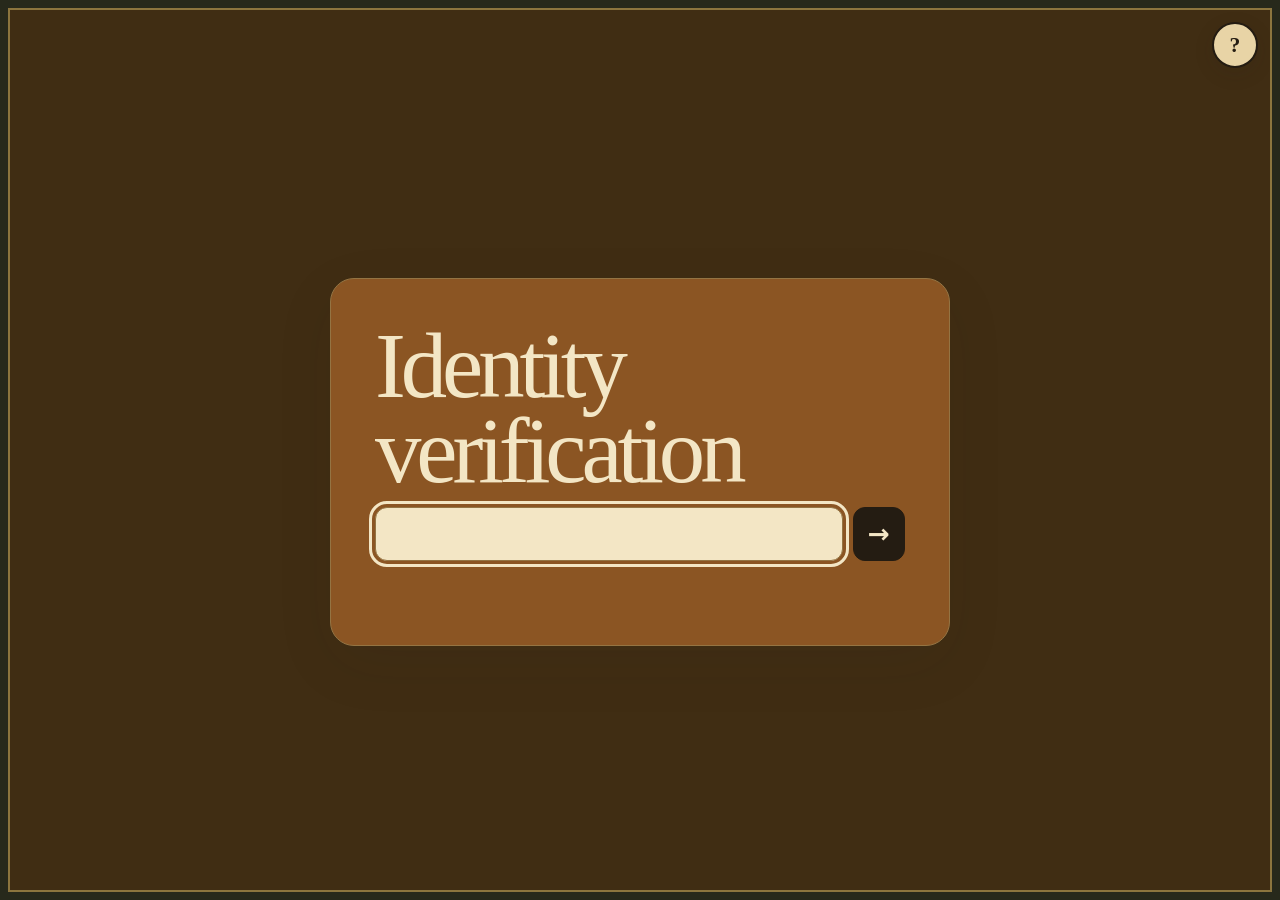
<file: index.html>
<!doctype html>
<html lang="en">
  <head>
    <meta charset="UTF-8" />
    <meta name="viewport" content="width=device-width, initial-scale=1.0" />
    <meta
      name="description"
      content="A browser-based puzzle hunt with locally saved progress."
    />
    <title>Puzzle 26</title>
    <link rel="icon" type="image/png" href="assets/donkey-common.png" />
    <link rel="stylesheet" href="styles.css" />
    <link rel="stylesheet" href="egg-machine.css" />
    <link rel="stylesheet" href="cards.css" />
    <script src="grader-config.js" defer></script>
    <script src="grading.js" defer></script>
    <script src="egg-machine.js" defer></script>
    <script src="cards-data.js" defer></script>
    <script src="cards.js" defer></script>
    <script src="phyrexian-encoding.js" defer></script>
    <script src="phyrexian-transformations.js" defer></script>
    <script src="app.js" defer></script>
  </head>
  <body>
    <svg class="phyrexian-filter-definitions" aria-hidden="true" xmlns="http://www.w3.org/2000/svg">
      <defs>
        <filter id="phyrexian-rough-edge" x="-4%" y="-20%" width="108%" height="140%" color-interpolation-filters="sRGB">
          <feTurbulence type="fractalNoise" baseFrequency="0.065 0.32" numOctaves="2" seed="13" result="grain" />
          <feDisplacementMap in="SourceGraphic" in2="grain" scale="0.7" xChannelSelector="R" yChannelSelector="G" />
        </filter>
      </defs>
    </svg>
    <main id="app" class="app-shell" aria-live="polite"></main>

    <button
      id="help-button"
      class="help-button"
      type="button"
      aria-label="Open instructions"
      aria-haspopup="dialog"
    >
      ?
    </button>

    <dialog id="help-dialog" class="help-dialog" aria-labelledby="help-title">
      <section class="help-card">
        <button
          id="help-close"
          class="modal-close"
          type="button"
          aria-label="Close instructions"
        >
          ×
        </button>
        <p class="eyebrow">HELP</p>
        <h2 id="help-title">Guidelines</h2>
        <p>
          You do not need to inspect page source, and in fact will probably find something you’re not supposed to if you do.
        </p>
        <p>
          Do not use gen ai, including Google AI Overview. Puzzles were not verified to be frontier-model-hard. They were also not verified to be Gemini/Opus/Muse/Grok-hard
        </p>

        <div class="testing-tools">
          <button id="clear-state" class="danger-button" type="button">
            Clear local progress
          </button>
        </div>
      </section>
    </dialog>
  </body>
</html>
</file>
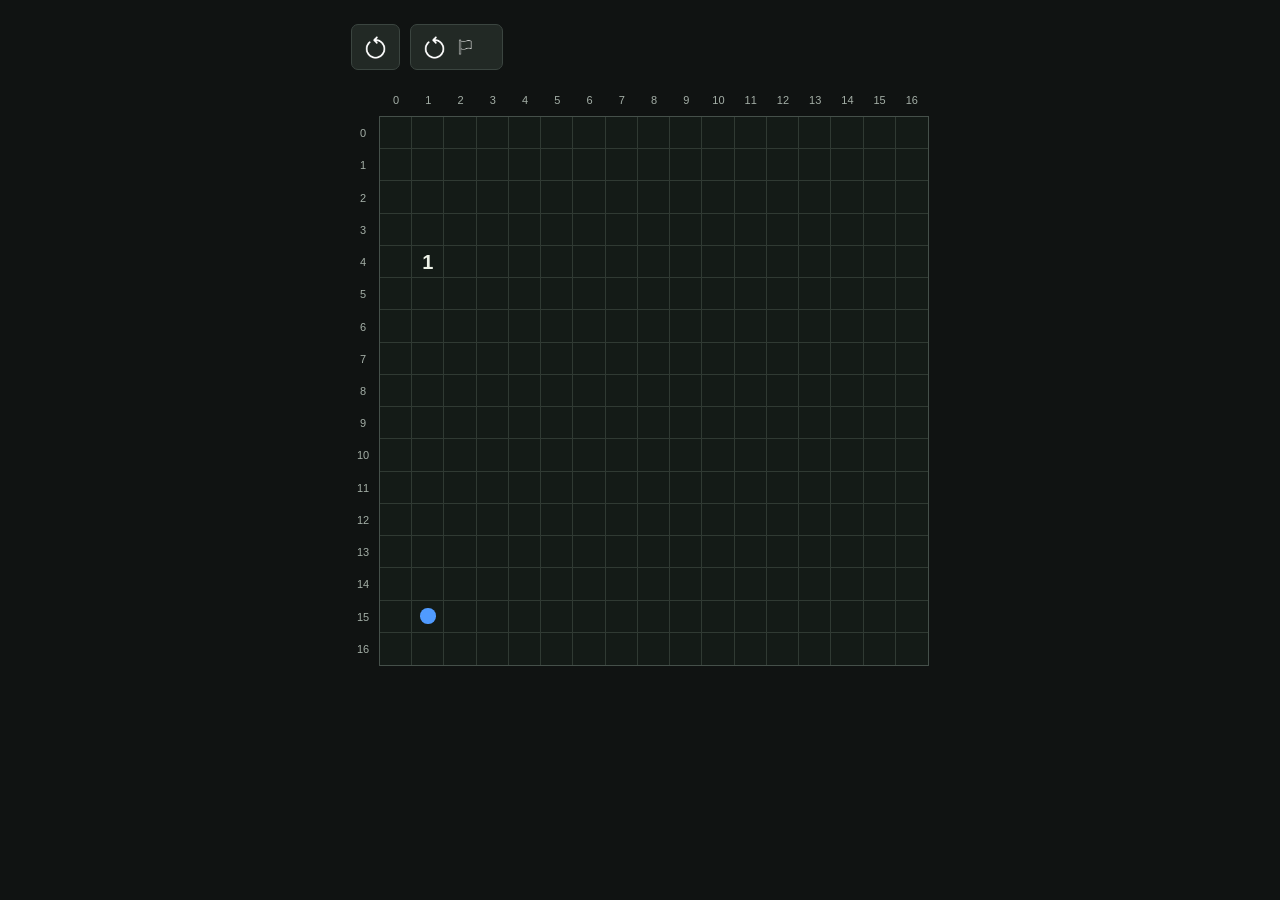
<file: games/nim/index.html>
<!doctype html>
<html lang="en" data-hazards="hidden">
<head>
  <meta charset="utf-8">
  <meta name="viewport" content="width=device-width, initial-scale=1">
  <meta name="color-scheme" content="dark">
  <title>Jack be Nimble</title>
  <link rel="stylesheet" href="styles.css">
  <script defer src="game.js"></script>
</head>
<body>
  <main aria-label="Checkpoint grid game">
    <div class="controls">
      <button id="restart" type="button" aria-label="Restart from the beginning" title="Restart">
        <img class="restart-icon" src="assets/restart.png" alt="">
      </button>
      <button id="restart-checkpoint" type="button" aria-label="Restart from checkpoint; no checkpoint reached yet" title="Restart from checkpoint">
        <img class="restart-icon" src="assets/restart.png" alt="">
        <img class="flag-icon" src="assets/flag.png" alt="">
        <span id="checkpoint-number" aria-hidden="true"></span>
      </button>
      <span id="completion-mark" role="img" aria-label="All checkpoints completed" hidden>
        <svg viewBox="0 0 24 24" aria-hidden="true"><path d="m5 12 4 4L19 6"/></svg>
      </span>
    </div>
    <div class="numbered-grid">
      <div id="x-coordinates" class="coordinates" role="img" aria-label="Column coordinates: x increases from 0 to 16, left to right."></div>
      <div id="y-coordinates" class="coordinates" role="img" aria-label="Row coordinates: y increases from 0 to 16, top to bottom."></div>
      <div class="stage">
        <div id="board" tabindex="0" role="img" aria-label="17 by 17 grid. Use arrow keys to reach checkpoint 1."></div>
        <div id="death-overlay" class="overlay" hidden>
          <p role="alert">You have died</p>
        </div>
      </div>
    </div>
    <p id="status" class="sr-only" role="status" aria-live="polite"></p>
  </main>
</body>
</html>
</file>
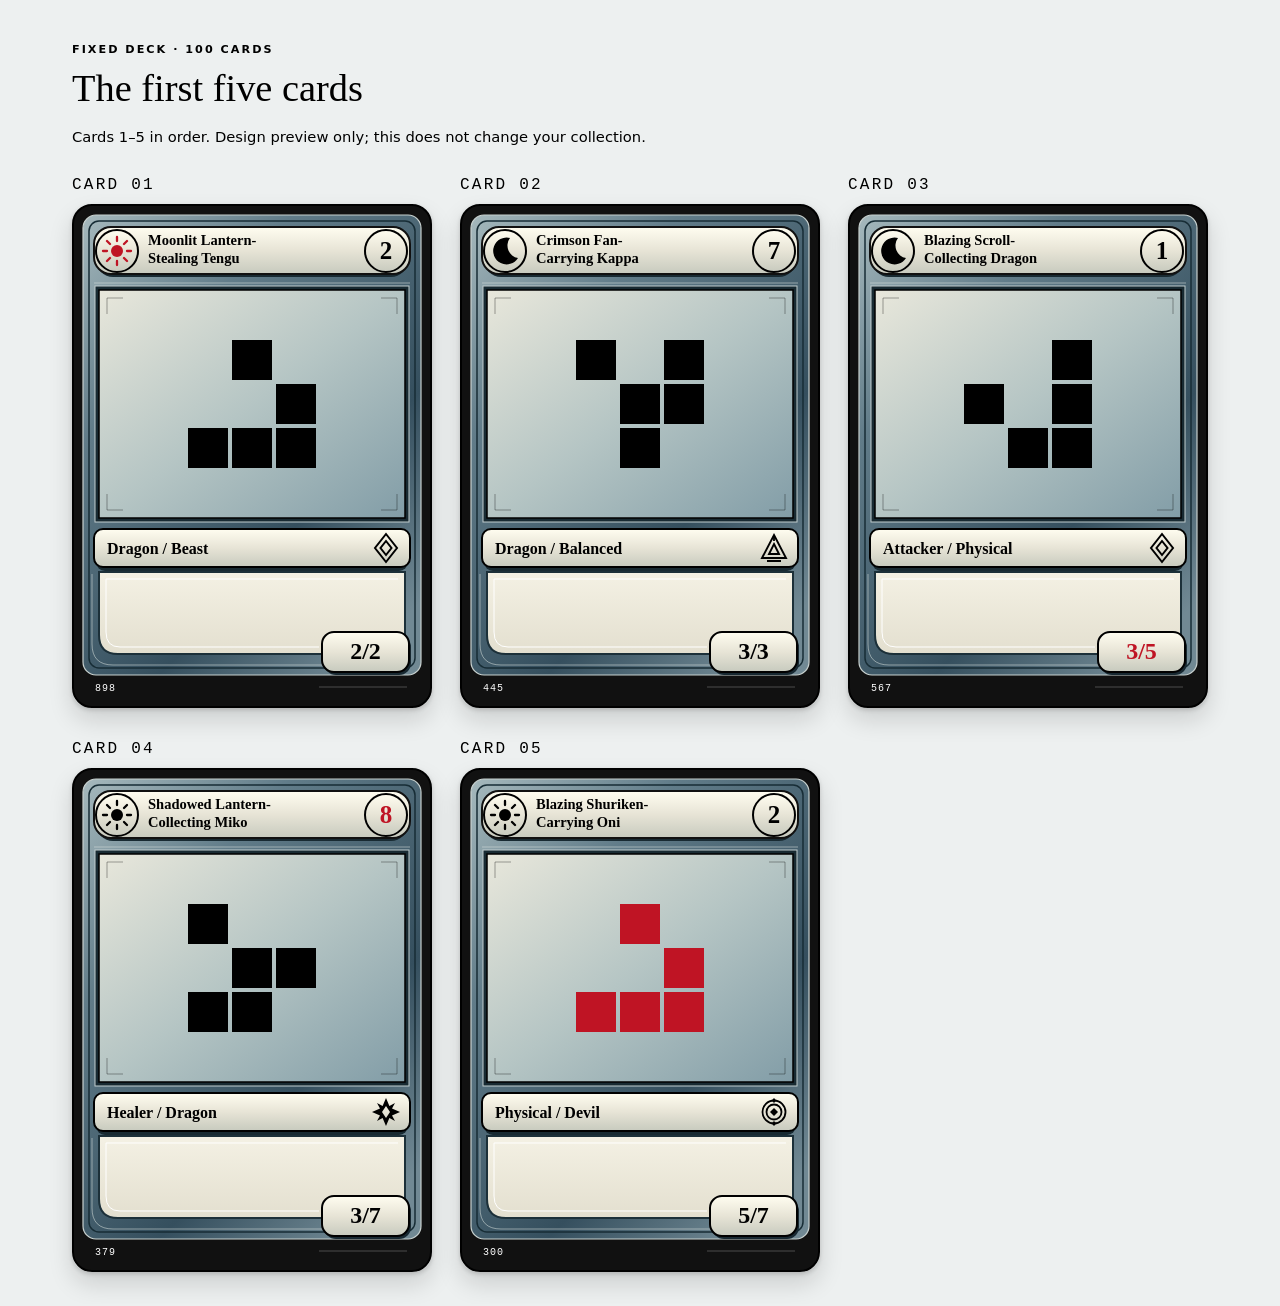
<file: previews/first-five-cards.html>
<!doctype html>
<html lang="en">
  <head>
    <meta charset="UTF-8" />
    <meta name="viewport" content="width=device-width, initial-scale=1" />
    <title>First five cards · Puzzle 26</title>
    <link rel="stylesheet" href="../cards.css" />
    <script src="../cards-data.js" defer></script>
    <script src="../cards.js" defer></script>
    <style>
      * { box-sizing: border-box; }
      body { margin: 0; padding: 32px; background: #edf0f0; color: #000; font-family: system-ui, sans-serif; }
      .card-template-preview { max-width: 1136px; margin: 0 auto; }
      .card-template-header { margin-bottom: 28px; }
      .card-template-header h2 { margin-top: 0; font-family: Georgia, serif; font-weight: 500; }
      .card-template-grid { grid-template-columns: repeat(3, minmax(0, 1fr)); gap: 32px 28px; }
      .card-preview-number { font-family: ui-monospace, monospace; }
      @media (max-width: 920px) { .card-template-grid { grid-template-columns: repeat(2, minmax(0, 1fr)); } }
      @media (max-width: 600px) {
        body { padding: 20px; }
        .card-template-grid { grid-template-columns: minmax(0, 1fr); }
      }
    </style>
  </head>
  <body>
    <main id="card-preview"></main>
    <script>
      window.addEventListener("DOMContentLoaded", () => window.HuntCards.mountPreview(document.querySelector("#card-preview")));
    </script>
  </body>
</html>
</file>
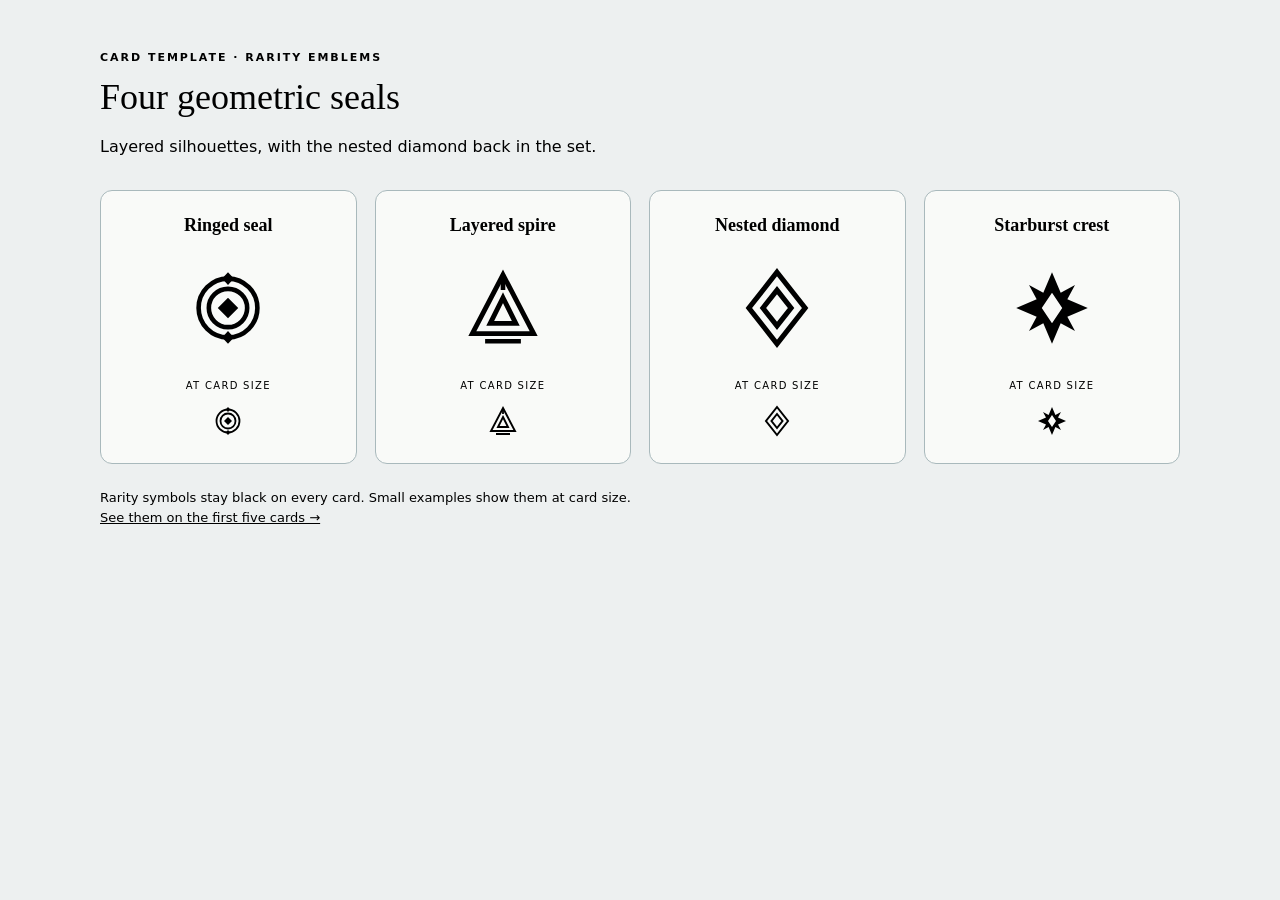
<file: previews/rarity-symbols.html>
<!doctype html>
<html lang="en">
  <head>
    <meta charset="UTF-8" />
    <meta name="viewport" content="width=device-width, initial-scale=1" />
    <title>Rarity symbols · Puzzle 26</title>
    <link rel="stylesheet" href="../cards.css" />
    <script src="../cards.js" defer></script>
    <style>
      * { box-sizing: border-box; }
      body { margin: 0; padding: 40px; background: #edf0f0; color: #000; font-family: system-ui, sans-serif; }
      main { max-width: 1080px; margin: auto; }
      .eyebrow { font-size: 11px; font-weight: 700; letter-spacing: .18em; }
      h1 { margin: 12px 0; font: 500 36px Georgia, serif; }
      .lede { line-height: 1.6; margin-bottom: 30px; }
      .symbols { display: grid; grid-template-columns: repeat(4, minmax(0, 1fr)); gap: 18px; }
      figure { margin: 0; min-width: 0; padding: 24px 12px; border: 1px solid #a9b9bc; border-radius: 12px; background: #f9faf8; text-align: center; }
      figcaption { font: 600 18px Georgia, serif; margin-bottom: 26px; }
      .symbol-large { display: block; width: 92px; height: 92px; margin: 0 auto 26px; }
      .small-label { font-size: 10px; letter-spacing: .13em; margin-bottom: 12px; }
      .actual-size { display: flex; justify-content: center; gap: 24px; }
      .symbol-small { width: 36px; height: 36px; }
      .note { font-size: 13px; line-height: 1.6; margin-top: 24px; }
      a { color: inherit; }
      @media (max-width: 800px) { .symbols { grid-template-columns: repeat(2, minmax(0, 1fr)); } }
      @media (max-width: 440px) { body { padding: 24px 16px; } figcaption { font-size: 16px; } h1 { font-size: 30px; } }
    </style>
  </head>
  <body>
    <main>
      <p class="eyebrow">CARD TEMPLATE · RARITY EMBLEMS</p>
      <h1>Four geometric seals</h1>
      <p class="lede">Layered silhouettes, with the nested diamond back in the set.</p>
      <div class="symbols"></div>
      <p class="note">Rarity symbols stay black on every card. Small examples show them at card size.<br />
        <a href="first-five-cards.html">See them on the first five cards →</a></p>
    </main>
    <script>
      window.addEventListener("DOMContentLoaded", () => {
        const symbols = [["circle", "Ringed seal"], ["triangle", "Layered spire"], ["diamond", "Nested diamond"], ["star", "Starburst crest"]];
        function symbol(rarity, size, name) {
          // Clone the actual renderer output, keeping this preview in sync.
          const card = window.HuntCards.createCard({ rarity });
          const mark = card.querySelector('[data-field="rarity"]').cloneNode(true);
          mark.removeAttribute("transform");
          const svg = document.createElementNS("http://www.w3.org/2000/svg", "svg");
          svg.setAttribute("viewBox", "-18 -18 36 36");
          svg.setAttribute("class", `symbol-${size}`);
          svg.setAttribute("role", "img");
          svg.setAttribute("aria-label", name);
          svg.append(mark);
          return svg;
        }
        for (const [rarity, name] of symbols) {
          const figure = document.createElement("figure");
          const label = document.createElement("figcaption");
          label.textContent = name;
          const smallLabel = document.createElement("p");
          smallLabel.className = "small-label";
          smallLabel.textContent = "AT CARD SIZE";
          const small = document.createElement("div");
          small.className = "actual-size";
          small.append(symbol(rarity, "small", name));
          figure.append(label, symbol(rarity, "large", name), smallLabel, small);
          document.querySelector(".symbols").append(figure);
        }
      });
    </script>
  </body>
</html>
</file>
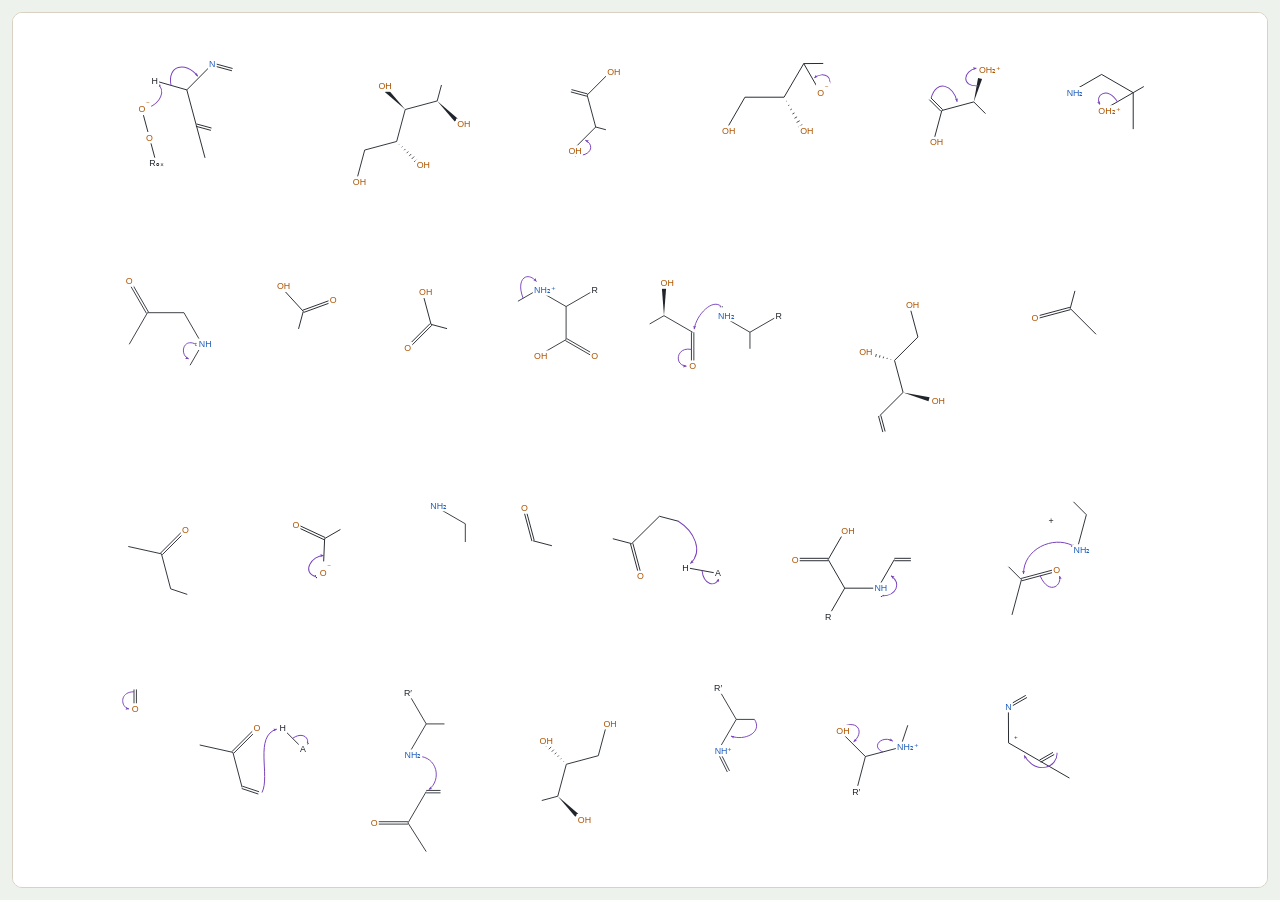
<file: previews/reaction-assembly.html>
<!doctype html>
<html lang="en">
<head>
  <meta charset="utf-8">
  <meta name="viewport" content="width=device-width, initial-scale=1">
  <title>Green 02 · Reaction assembly</title>
  <link rel="stylesheet" href="../games/assembly/board.css">
  <style>body{margin:0;background:#eef2ed}main{padding:12px}.assembly-board{margin:0}.assembly-stage{height:calc(100dvh - 26px);min-height:250px}@media(max-width:600px){main{padding:6px}.assembly-board{margin:0}.assembly-stage{height:calc(100dvh - 14px)}}</style>
  <script src="../games/assembly/pieces.js" defer></script>
  <script src="../games/assembly/board.js" defer></script>
  <script src="reaction-assembly.js" defer></script>
</head>
<body><main><div id="board"></div></main></body>
</html>
</file>
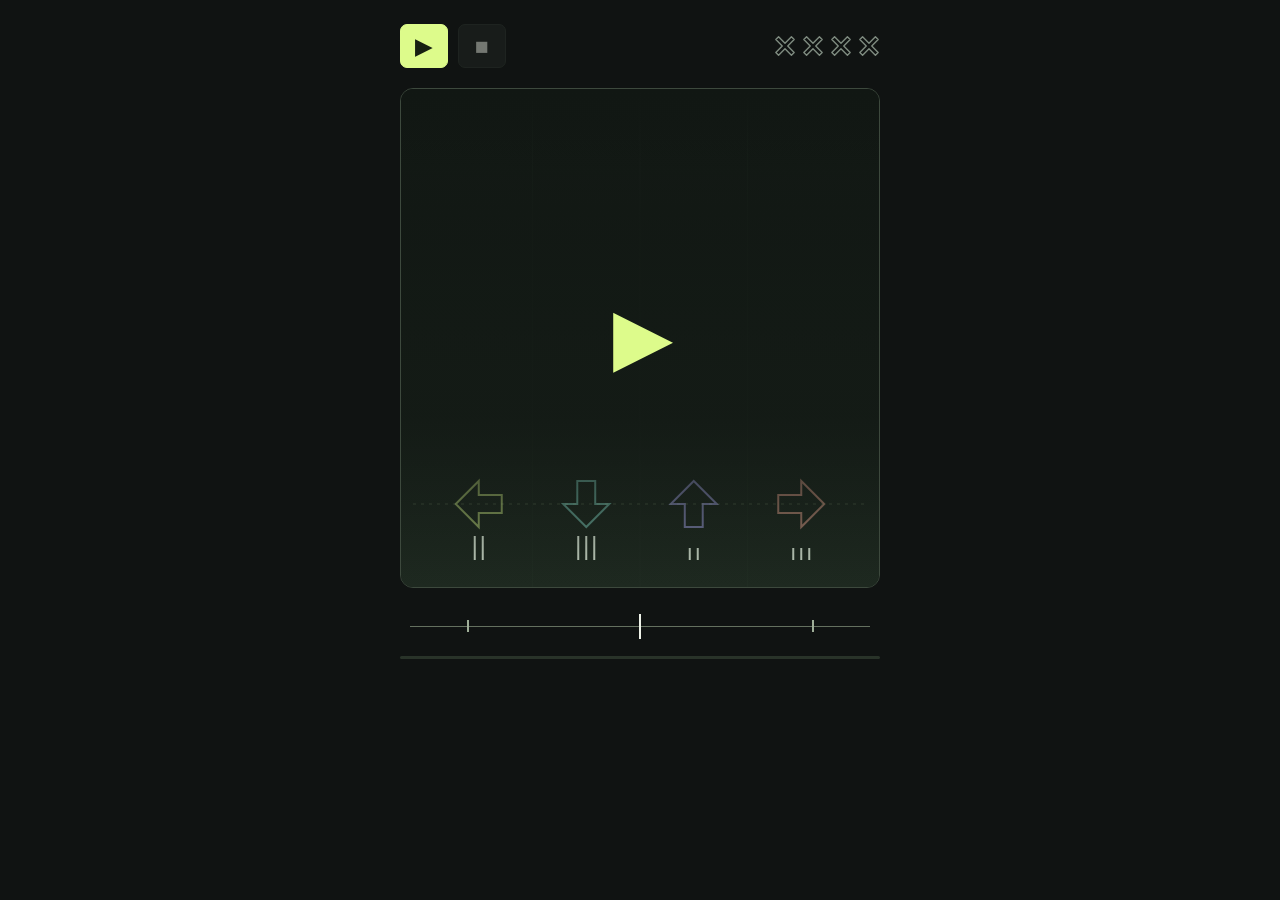
<file: games/rhythm/wordless.html>
<!doctype html>
<html lang="en">
<head>
  <meta charset="utf-8">
  <meta name="viewport" content="width=device-width, initial-scale=1">
  <meta name="color-scheme" content="dark">
  <title>Rhythm · Word-free preview</title>
  <link rel="stylesheet" href="styles.css">
  <link rel="stylesheet" href="wordless.css">
  <script defer src="chart.js"></script>
  <script defer src="engine.js"></script>
  <script defer src="game.js"></script>
</head>
<body class="wordless" data-presentation="wordless">
  <main aria-label="Rhythm game preview">
    <section class="play-column" aria-label="Arrow-key rhythm game">
      <div class="playback-bar">
        <div class="actions">
          <button id="start" class="primary" aria-label="Start from the beginning" disabled>▶</button>
          <button id="stop" aria-label="Stop" disabled>■</button>
        </div>
        <div id="mistakes" class="mistake-indicators" data-count="0" role="img" aria-label="0 of 4 mistakes. The fourth mistake ends the run.">
          <svg class="mistake-mark" viewBox="0 0 24 24" aria-hidden="true"><path d="M5 2 12 9 19 2 22 5 15 12 22 19 19 22 12 15 5 22 2 19 9 12 2 5Z"/></svg>
          <svg class="mistake-mark" viewBox="0 0 24 24" aria-hidden="true"><path d="M5 2 12 9 19 2 22 5 15 12 22 19 19 22 12 15 5 22 2 19 9 12 2 5Z"/></svg>
          <svg class="mistake-mark" viewBox="0 0 24 24" aria-hidden="true"><path d="M5 2 12 9 19 2 22 5 15 12 22 19 19 22 12 15 5 22 2 19 9 12 2 5Z"/></svg>
          <svg class="mistake-mark" viewBox="0 0 24 24" aria-hidden="true"><path d="M5 2 12 9 19 2 22 5 15 12 22 19 19 22 12 15 5 22 2 19 9 12 2 5Z"/></svg>
        </div>
      </div>
      <p id="status" class="sr-only" role="status">Loading your local recording.</p>
      <div id="stage" class="stage" tabindex="0" aria-label="Four-lane note highway. Play using arrow keys.">
        <canvas id="highway" aria-label="Notes fall toward four arrow targets. Beneath left: two long vertical lines. Beneath down: three long vertical lines. Beneath up: two short vertical lines. Beneath right: three short vertical lines."></canvas>
        <div id="overlay" class="overlay">
          <p id="overlay-kicker" class="sr-only">Ready when you are</p>
          <strong id="overlay-main" aria-label="Ready">▶</strong>
          <p id="overlay-detail" class="sr-only">Start begins a three-second countdown.</p>
        </div>
      </div>
      <div class="timing-feedback">
        <div id="judgment" class="judgment sr-only" aria-hidden="true"><span id="judgment-note"></span><strong id="judgment-timing"></strong></div>
        <div id="timing-meter" class="timing-meter" role="img" aria-label="Early hits appear left, exact hits at center, and late hits right. Tolerance markers are at minus and plus 200 milliseconds.">
          <span class="timing-axis" aria-hidden="true"></span>
          <span class="timing-tick timing-limit-early" aria-hidden="true"></span>
          <span class="timing-tick timing-exact" aria-hidden="true"></span>
          <span class="timing-tick timing-limit-late" aria-hidden="true"></span>
          <span id="timing-marker" class="timing-marker" aria-hidden="true"></span>
        </div>
      </div>
      <div class="track-progress" aria-hidden="true"><div id="progress"></div></div>
    </section>
  </main>
  <audio id="audio" src="assets/animals.mp3" preload="auto"></audio>
</body>
</html>
</file>
<file: styles.css>
@import url("https://fonts.googleapis.com/css2?family=IBM+Plex+Mono:wght@400;700&display=swap");

/* Local, unmodified demo font; provenance is in assets/PHYREXIAN-NOTICE.txt. */
@font-face {
  font-family: "Phyrexian Script";
  src: url("assets/Phyrexian-Regular.ttf") format("truetype");
  font-weight: 400;
  font-style: normal;
  font-display: block;
}

:root {
  color-scheme: light;
  font-family:
    Inter, ui-sans-serif, system-ui, -apple-system, BlinkMacSystemFont, "Segoe UI",
    sans-serif;
  --ink: #241c12;
  --muted: #574326;
  --paper: #b38a50;
  --card: #e8d4a6;
  --field: #f3e6c5;
  --line: #947443;
  --focus: #164e59;
  --success: #36571f;
  --error: #912b1f;
  --font-mono:
    "IBM Plex Mono", ui-monospace, SFMono-Regular, Menlo, Monaco, Consolas,
    "Liberation Mono", monospace;
}

* {
  box-sizing: border-box;
}

html {
  min-height: 100%;
  background: var(--paper);
}

body {
  min-height: 100vh;
  margin: 0;
  color: var(--ink);
  background:
    radial-gradient(ellipse at 50% 15%, #ebc58140, transparent 65%),
    radial-gradient(ellipse at 50% 100%, #61502d40, transparent 75%),
    var(--paper);
  background-attachment: fixed;
}

body::before {
  content: "";
  position: fixed;
  z-index: 30;
  inset: 0;
  border: 8px solid #27291b;
  box-shadow: inset 0 0 0 2px #8c753e;
  pointer-events: none;
}

body:has(.home-page, .category-page, .puzzle-page, .identity-page) {
  background: #402d13;
}

.puzzle-page > .page-header {
  --muted: var(--field);
  color: var(--field);
}

.puzzle-page .puzzle-image-gallery figcaption,
.puzzle-page .card-template-header,
.puzzle-page .card-preview-number,
.puzzle-page .card-collection-empty,
.puzzle-page > #reaction-assembly {
  color: var(--field);
}

.sr-only {
  position: absolute;
  width: 1px;
  height: 1px;
  padding: 0;
  margin: -1px;
  overflow: hidden;
  clip-path: inset(50%);
  white-space: nowrap;
  border: 0;
}

button,
input {
  font: inherit;
}

button {
  color: inherit;
}

button:focus-visible,
input:focus-visible {
  outline: 3px solid color-mix(in srgb, var(--focus) 70%, transparent);
  outline-offset: 3px;
}

.app-shell {
  width: min(960px, calc(100% - 32px));
  min-height: 100vh;
  margin: 0 auto;
  padding: 88px 0 64px;
}

.page {
  animation: page-in 180ms ease-out;
}

@keyframes page-in {
  from {
    opacity: 0;
    transform: translateY(5px);
  }
}

.eyebrow {
  margin: 0 0 10px;
  color: var(--muted);
  font-size: 0.75rem;
  font-weight: 800;
  letter-spacing: 0.18em;
}

h1,
h2,
h3,
p {
  margin-top: 0;
}

h1 {
  max-width: 760px;
  margin-bottom: 14px;
  font-family: Georgia, "Times New Roman", serif;
  font-size: clamp(2.6rem, 8vw, 5.8rem);
  font-weight: 500;
  letter-spacing: -0.055em;
  line-height: 0.92;
}

h2 {
  font-family: Georgia, "Times New Roman", serif;
  font-size: clamp(2rem, 5vw, 3.2rem);
  font-weight: 500;
  letter-spacing: -0.04em;
}

.lede {
  max-width: 610px;
  margin-bottom: 36px;
  color: var(--muted);
  font-size: 1.05rem;
  line-height: 1.65;
}

.panel {
  max-width: 680px;
  padding: clamp(24px, 5vw, 44px);
  border: 1px solid var(--line);
  border-radius: 24px;
  background: color-mix(in srgb, var(--card) 92%, transparent);
  box-shadow: 0 18px 60px rgba(40, 32, 20, 0.08);
}

.identity-page {
  display: grid;
  min-height: calc(100vh - 152px);
  place-items: center;
}

.identity-page .panel {
  --muted: var(--field);
  --error: #ffe3cf;
  width: min(100%, 620px);
  background: #8b5523;
  color: var(--field);
}

.identity-page :is(button, input):focus-visible {
  outline-color: var(--field);
}

.identity-page .answer-row {
  grid-template-columns: minmax(0, 1fr) 52px;
}

.identity-page .identity-submit {
  width: 52px;
  min-height: 52px;
  padding: 0;
  font-size: 1.65rem;
  line-height: 1;
}

.answer-form {
  display: grid;
  gap: 14px;
}

.answer-form label {
  font-size: 0.82rem;
  font-weight: 800;
  letter-spacing: 0.12em;
}

.answer-row {
  display: grid;
  grid-template-columns: minmax(0, 1fr) auto;
  gap: 10px;
}

.answer-input {
  min-width: 0;
  padding: 15px 16px;
  border: 1px solid var(--line);
  border-radius: 12px;
  background: var(--field);
  color: var(--ink);
  font-family: var(--font-mono);
  font-size: 1.05rem;
  font-weight: 400;
  letter-spacing: 0.04em;
  text-transform: uppercase;
}

.answer-input::placeholder {
  color: #76613f;
  font-weight: 400;
}

.primary-button,
.back-button,
.danger-button {
  min-height: 50px;
  border-radius: 12px;
  font-weight: 800;
  letter-spacing: 0.04em;
}

.primary-button {
  padding: 0 22px;
  border: 1px solid var(--ink);
  background: var(--ink);
  color: var(--field);
  cursor: pointer;
}

.primary-button:disabled {
  cursor: not-allowed;
  opacity: 0.65;
}

.feedback {
  min-height: 1.5em;
  margin: 2px 0 0;
  font-weight: 700;
}

.feedback[data-type="success"] {
  color: var(--success);
}

.feedback[data-type="error"] {
  color: var(--error);
}

.page-header {
  margin-bottom: 40px;
}

.back-button {
  display: inline-flex;
  align-items: center;
  gap: 8px;
  min-height: 42px;
  margin-bottom: 30px;
  padding: 0 14px;
  border: 1px solid var(--line);
  background: color-mix(in srgb, var(--card) 84%, transparent);
  cursor: pointer;
}

.back-button::before {
  content: "←";
  font-size: 1.1rem;
}

.app-shell:has(.home-page) {
  padding: 72px 0 40px;
}

.home-page {
  display: grid;
  min-height: calc(100svh - 112px);
  place-items: center;
}

.category-grid {
  position: relative;
  width: min(calc(100% - 32px), 540px, calc((100svh - 140px) * 0.78));
  aspect-ratio: 0.78;
  border: 2px solid #737d89;
  border-radius: 50%;
  background: #8b5523;
  box-shadow:
    0 0 0 2px #30291b,
    0 0 0 10px #696037,
    0 0 0 12px #25281a,
    0 22px 60px #17190e80;
}

.category-button {
  position: absolute;
  left: var(--pip-x);
  top: var(--pip-y);
  width: 16%;
  min-width: 44px;
  aspect-ratio: 1;
  padding: 0;
  transform: translate(-50%, -50%);
  border: 2px solid #322a1b;
  border-radius: 50%;
  background:
    radial-gradient(circle at 32% 25%, #fff9ce85, transparent 56%),
    var(--category-color);
  box-shadow:
    inset 0 2px 3px #fff6cf66,
    inset 0 -5px 9px #16180980,
    0 3px 5px #251b1480;
  cursor: pointer;
  transition:
    transform 150ms ease,
    box-shadow 150ms ease;
}

.category-button[data-category="white"] { --pip-x: 50%; --pip-y: 29.6%; }
.category-button[data-category="blue"] { --pip-x: 78.532%; --pip-y: 45.769%; }
.category-button[data-category="black"] { --pip-x: 67.634%; --pip-y: 71.931%; }
.category-button[data-category="red"] { --pip-x: 32.366%; --pip-y: 71.931%; }
.category-button[data-category="green"] { --pip-x: 21.468%; --pip-y: 45.769%; }

.category-button:hover:not(:disabled) {
  transform: translate(-50%, -50%) scale(1.07);
}

.category-button:focus-visible,
.phyrexian-symbol-button:focus-visible {
  outline: 3px solid #fff0b8;
  outline-offset: 6px;
}

.phyrexian-symbol-button {
  position: absolute;
  left: 50%;
  top: 53%; /* Center of the five color circles. */
  display: grid;
  place-items: center;
  width: 22%;
  min-width: 44px;
  aspect-ratio: 1;
  padding: 0;
  border: 0;
  border-radius: 50%;
  background: transparent;
  transform: translate(-50%, -50%);
  cursor: pointer;
}

.phyrexian-symbol-button img {
  position: absolute;
  inset: 0;
  display: block;
  width: 100%;
  height: 100%;
  max-width: 100%;
  object-fit: contain;
  pointer-events: none;
  filter: brightness(0) invert(1) drop-shadow(0 0 4px #ffffffa6) drop-shadow(0 0 12px #ffffff80);
  animation: phyrexian-glow 3s ease-in-out infinite;
}

@keyframes phyrexian-glow {
  0%, 100% {
    opacity: 0.78;
    transform: scale(0.97);
    filter: brightness(0) invert(1) drop-shadow(0 0 3px #ffffff99) drop-shadow(0 0 8px #ffffff66);
  }
  50% {
    opacity: 1;
    transform: scale(1.03);
    filter: brightness(0) invert(1) drop-shadow(0 0 7px #ffffffdd) drop-shadow(0 0 20px #ffffffaa);
  }
}

.puzzle-button:hover:not(:disabled) {
  transform: translateY(-3px);
  box-shadow: 0 12px 30px rgba(38, 31, 24, 0.14);
}

.category-button:disabled,
.phyrexian-symbol-button:disabled,
.puzzle-button:disabled {
  cursor: not-allowed;
  filter: grayscale(1);
  opacity: 0.45;
}

.category-banner {
  display: grid;
  place-items: center;
  container-type: inline-size;
  width: 100%;
  min-height: clamp(76px, 14vw, 112px);
  padding: 12px 24px;
  margin-bottom: 24px;
  border: 1px solid color-mix(in srgb, var(--category-color) 75%, #000);
  border-radius: 999px;
  background: var(--category-color);
}

.category-banner--metallic {
  background-image:
    repeating-linear-gradient(
      0deg,
      rgb(255 255 255 / 0.07) 0 1px,
      rgb(35 42 58 / 0.04) 1px 2px
    ),
    linear-gradient(
      110deg,
      #747a87 0%,
      var(--category-color) 18%,
      #e2e5ec 31%,
      var(--category-color) 44%,
      #878d9a 58%,
      #cdd1db 73%,
      var(--category-color) 88%,
      #747a87 100%
    );
  box-shadow:
    inset 0 1px 0 rgb(244 246 251 / 0.8),
    inset 0 -2px 4px rgb(50 57 72 / 0.45),
    0 4px 12px rgb(0 0 0 / 0.18);
}

.phyrexian-filter-definitions {
  position: absolute;
  width: 0;
  height: 0;
  overflow: hidden;
}

.phyrexian {
  font-family: "Phyrexian Script", sans-serif;
  font-weight: 400;
  font-style: normal;
  font-synthesis: none;
  text-transform: none;
  letter-spacing: 0;
  line-height: 1.6;
  white-space: nowrap;
  color: #000;
  -webkit-text-stroke: 0.04em #fff;
  paint-order: stroke fill;
}

.phyrexian-text {
  visibility: hidden;
  filter: url("#phyrexian-rough-edge");
}

.script-ready > .phyrexian-text {
  visibility: visible;
}

.category-inscription {
  font-size: clamp(16px, 6cqi, 48px);
}

.category-banner--sentence .category-inscription {
  max-width: 100%;
  font-size: clamp(18px, 3cqi, 28px);
  white-space: normal;
  text-align: center;
}

.puzzle-list {
  display: grid;
  gap: 12px;
}

.puzzle-list-item {
  position: relative;
  display: grid;
  grid-template-columns: minmax(0, 1fr);
  align-items: center;
}

.puzzle-list:has(.task-envelope) .puzzle-list-item {
  grid-template-columns: minmax(0, 1fr) 48px;
  column-gap: 12px;
}

.puzzle-list-item:has(.task-popover:not([hidden])) {
  z-index: 5;
}

.task-envelope {
  display: grid;
  place-items: center;
  width: 48px;
  height: 48px;
  padding: 8px;
  border: 1px solid transparent;
  border-radius: 12px;
  background: transparent;
  color: var(--field);
  cursor: pointer;
}

.task-envelope:hover,
.task-envelope[aria-expanded="true"] {
  background: #8b5523;
  border-color: #b38a50;
}

.task-envelope:focus-visible {
  outline-color: var(--field);
}

.task-envelope svg {
  width: 100%;
  fill: none;
  stroke: currentColor;
  stroke-width: 1.7;
  stroke-linecap: round;
  stroke-linejoin: round;
}

.task-popover {
  position: absolute;
  z-index: 6;
  right: 0;
  width: min(390px, 100%);
  max-height: calc(100dvh - 24px);
  overflow-y: auto;
  overscroll-behavior: contain;
  padding: 20px;
  border: 1px solid #b38a50;
  border-radius: 14px;
  background: var(--field);
  color: var(--ink);
  box-shadow: 0 12px 32px #160e08a6;
  font-size: 1rem;
  line-height: 1.5;
  text-align: left;
  overflow-wrap: anywhere;
}

.task-person {
  margin: 0 0 8px;
  font-weight: 800;
}

.task-description {
  margin: 0;
}

.task-picture {
  display: block;
  width: 100%;
  height: auto;
  margin-top: 16px;
  border-radius: 6px;
}

.puzzle-button {
  display: grid;
  grid-template-columns: auto 1fr auto;
  gap: 18px;
  align-items: center;
  width: 100%;
  min-width: 0;
  min-height: 82px;
  padding: 18px 22px;
  border: 1px solid var(--line);
  border-radius: 16px;
  background: var(--card);
  cursor: pointer;
  text-align: left;
  transition:
    transform 150ms ease,
    box-shadow 150ms ease;
}

.puzzle-rarity-symbol {
  display: block;
  width: 56px;
  height: 56px;
  object-fit: contain;
}

.puzzle-name {
  min-width: 0;
  overflow-wrap: anywhere;
  font-weight: 900;
  letter-spacing: 0.09em;
}

.puzzle-name--phyrexian,
.phyrexian-puzzle-heading {
  min-width: 0;
  container-type: inline-size;
}

.puzzle-name-inscription,
.puzzle-title-inscription {
  display: block;
  white-space: normal;
}

.puzzle-name-inscription {
  font-size: clamp(15px, 7.5cqi, 28px);
}

.puzzle-title-inscription {
  font-size: clamp(20px, 5cqi, 40px);
}

.puzzle-status {
  color: var(--muted);
  font-size: 0.75rem;
  font-weight: 800;
  letter-spacing: 0.08em;
}

.puzzle-status.solved {
  color: var(--success);
  font-family: var(--font-mono);
}

.puzzle-status--check {
  font-size: 2rem;
  line-height: 1;
  letter-spacing: 0;
}

.puzzle-content {
  margin-bottom: 24px;
}

#phyrexian-encoding {
  display: grid;
  gap: 24px;
  min-width: 0;
}

.encoding-example {
  min-width: 0;
  width: 100%;
  max-width: none;
  margin: 0;
  padding: clamp(16px, 3vw, 28px);
  text-align: center;
}

.encoding-phrase {
  container-type: inline-size;
  min-width: 0;
  margin-bottom: 20px;
}

.encoding-inscription {
  display: block;
  font-size: clamp(16px, 6cqi, 36px);
  white-space: normal;
}

.encoding-example--challenge {
  margin-top: 12px;
  border: 2px solid var(--line);
}

.encoding-matrix-scroll {
  max-width: 100%;
  padding: 4px 2px 12px;
  overflow-x: auto;
}

.encoding-matrix-scroll:focus-visible {
  outline: 2px solid var(--focus);
  outline-offset: 3px;
}

.encoding-matrix-brackets {
  display: inline-block;
  padding: 5px 8px;
  border-left: 2px solid var(--ink);
  border-right: 2px solid var(--ink);
  background: linear-gradient(var(--ink), var(--ink)) left top / 9px 2px no-repeat,
    linear-gradient(var(--ink), var(--ink)) left bottom / 9px 2px no-repeat,
    linear-gradient(var(--ink), var(--ink)) right top / 9px 2px no-repeat,
    linear-gradient(var(--ink), var(--ink)) right bottom / 9px 2px no-repeat;
}

.encoding-matrix {
  border-collapse: collapse;
  font: 14px / 1.8 var(--font-mono);
  font-variant-numeric: tabular-nums;
}

.encoding-matrix td {
  min-width: 3.6ch;
  padding: 2px 4px;
  text-align: center;
  white-space: nowrap;
}

#phyrexian-transformations {
  display: grid;
  gap: 24px;
  min-width: 0;
}

.transformation-diagram,
.transformation-input {
  width: 100%;
  max-width: none;
  min-width: 0;
  padding: clamp(16px, 2.5vw, 24px);
}

.transformation-flow {
  display: grid;
  grid-template-columns: repeat(2, minmax(0, 1fr));
  align-items: center;
  justify-items: center;
  max-width: 600px;
  margin: 0 auto;
}

.transformation-node {
  width: 100%;
  min-width: 0;
  text-align: center;
  container-type: inline-size;
}

.transformation-being { grid-area: 1 / 1 / 2 / 3; }
.transformation-oil { grid-area: 3 / 1; }
.transformation-blood { grid-area: 3 / 2; }
.transformation-result { grid-area: 4 / 2; margin-top: 28px; }

.transformation-branches {
  grid-area: 2 / 1 / 3 / 3;
  display: block;
  width: 100%;
  height: auto;
  overflow: visible;
}

.transformation-branches path {
  fill: none;
  stroke: var(--ink);
  stroke-width: 2.5;
  stroke-linecap: round;
  stroke-linejoin: round;
}

.transformation-branches text {
  fill: var(--ink);
  text-anchor: middle;
  font: 36px var(--font-mono);
}

.transformation-node-inscription,
.transformation-result-inscription {
  display: block;
  font-size: clamp(16px, 16cqi, 36px);
}

.transformation-inputs {
  display: grid;
  grid-template-columns: repeat(3, minmax(0, 1fr));
  gap: 18px;
  min-width: 0;
}

.transformation-input {
  text-align: center;
}

.transformation-phrase {
  margin-bottom: 24px;
}

.transformation-inscription {
  display: block;
  font-size: 36px;
}

@media (max-width: 960px) {
  .transformation-inputs {
    grid-template-columns: 1fr;
  }
}

.puzzle-image {
  display: block;
  max-width: 100%;
  height: auto;
}

#phyrexian-factions {
  display: grid;
  gap: 24px;
  min-width: 0;
}

.faction-board {
  min-width: 0;
  width: 100%;
  max-width: none;
  margin: 0;
  padding: clamp(16px, 2.5vw, 24px);
}

.faction-board svg {
  display: block;
  width: min(100%, 640px);
  height: auto;
  margin: auto;
}

.faction-board polygon {
  fill: none;
  stroke: #000;
  stroke-width: 2;
}

.faction-board .faction-inner {
  stroke: #fff;
}

.faction-board circle {
  fill: var(--card);
  stroke: #000;
  stroke-width: 2;
}

.puzzle-image-gallery {
  display: grid;
  gap: 24px;
  width: min(100%, 680px);
}

.puzzle-image-gallery--grid {
  width: 100%;
  grid-template-columns: repeat(auto-fit, minmax(min(100%, 240px), 1fr));
  gap: 32px 24px;
}

.puzzle-image-gallery--grid figure {
  min-width: 0;
  margin: 0;
}

.puzzle-image-gallery--grid .puzzle-image {
  width: 100%;
  height: 300px;
  object-fit: contain;
}

.puzzle-image-gallery--grid figcaption {
  margin-top: 12px;
  line-height: 1.5;
  text-align: center;
}

.crossword-grid-scroll {
  max-width: none;
  padding: 0;
  overflow-x: auto;
  border: 0;
  border-radius: 0;
}

.crossword-grid-scroll:focus-visible {
  outline: 3px solid var(--focus);
  outline-offset: 3px;
}

.crossword-grid-scroll .puzzle-image {
  width: 100%;
  min-width: 960px;
  max-width: none;
}

.crossword-clues {
  display: grid;
  grid-template-columns: repeat(2, minmax(0, 1fr));
  gap: 32px;
  max-width: none;
  margin-top: 24px;
}

.crossword-clues h2 {
  margin-bottom: 16px;
}

.crossword-clues ol {
  margin: 0;
  padding-left: 2rem;
}

.crossword-clues li {
  padding-left: 6px;
  margin-bottom: 12px;
  line-height: 1.6;
  overflow-wrap: anywhere;
}

.puzzle-hints {
  margin: 0;
  padding-left: 1.25rem;
  line-height: 1.8;
}

.puzzle-hints li + li {
  margin-top: 16px;
}

.puzzle-statement pre {
  margin: 0;
  white-space: pre-wrap;
  overflow-wrap: anywhere;
  font-family: var(--font-mono);
  font-size: 1rem;
  font-weight: 400;
  line-height: 1.8;
}

.puzzle-statement--aligned {
  max-width: 100%;
}

.cipher-text-box {
  display: block;
  width: 100%;
  height: calc(3.6em + 50px);
  padding: 16px;
  border: 1px solid var(--line);
  border-radius: 12px;
  background: var(--field);
  color: var(--ink);
  overflow-x: auto;
  overflow-y: hidden;
  resize: none;
  white-space: pre;
  overflow-wrap: normal;
  font-family: var(--font-mono);
  font-size: 1rem;
  font-weight: 400;
  line-height: 1.8;
  /* Apply the same advance to both rows, leaving a gap between underscores. */
  letter-spacing: 0.15em;
  font-variant-ligatures: none;
  font-kerning: none;
}

.cipher-text-box:focus-visible {
  outline: 3px solid var(--focus);
  outline-offset: 3px;
}

.puzzle-subtitle {
  margin: 0;
  color: var(--field);
  font-family: Arial, Helvetica, sans-serif;
  font-size: 1.125rem;
  font-weight: 400;
  line-height: 1.6;
}

.microdot-word {
  white-space: nowrap;
}

.microdot-letter {
  display: inline-block;
  position: relative;
  color: transparent;
  line-height: 1;
}

/* Keep the real i in selectable text, but draw a dotless stem beneath the image. */
.microdot-letter::before {
  content: "\0131";
  position: absolute;
  /* The dotless glyph is wider than i; center it on the dot's shared anchor. */
  top: 0;
  left: 50%;
  width: max-content;
  transform: translateX(-50%);
  color: var(--field);
}

.microdot-image {
  display: block;
  position: absolute;
  top: 0.135em;
  left: 50%;
  width: 0.125em;
  height: 0.125em;
  transform: translateX(-50%);
  border-radius: 50%;
}

.rhythm-game-frame {
  display: block;
  width: min(100%, 528px);
  height: 620px;
  margin-bottom: 24px;
  border: 1px solid var(--line);
  border-radius: 18px;
  background: #101312;
}

.nim-game-wrap {
  position: relative;
  box-sizing: content-box;
  width: min(100%, 626px);
  aspect-ratio: 1;
  /* The controls and coordinate gutter add 64px to the square board layout. */
  padding-bottom: 64px;
  margin-bottom: 24px;
  border-radius: 12px;
  overflow: hidden;
  background: #101312;
}

.nim-game-frame {
  position: absolute;
  inset: 0;
  display: block;
  width: 100%;
  height: 100%;
  border: 0;
}

.placeholder-puzzle {
  display: grid;
  min-height: 230px;
  margin-bottom: 24px;
  padding: 28px;
  place-items: center;
  border: 1px dashed var(--line);
  border-radius: 18px;
  background: color-mix(in srgb, var(--card) 70%, transparent);
  color: var(--muted);
  text-align: center;
}

.attempts-panel {
  margin-top: 28px;
  padding-top: 24px;
  border-top: 1px solid var(--line);
}

.attempt-list {
  display: grid;
  gap: 6px;
  margin: 0;
  padding: 0;
  font-family: var(--font-mono);
  list-style: none;
}

.attempt-list li {
  line-height: 1.5;
}

.attempt-list .correct-attempt {
  color: var(--success);
}

.attempt-list .correct-attempt-neutral {
  color: var(--ink);
}

.puzzle-content--solved .attempts-panel {
  margin-top: 0;
  padding-top: 0;
  border-top: 0;
}

.puzzle-content > .feedback {
  margin-top: 14px;
}

.empty-attempts {
  margin: 0;
  color: var(--muted);
  font-size: 0.9rem;
}

[hidden] {
  display: none !important;
}

.grading-access,
.grading-part {
  margin-bottom: 24px;
}

.grading-connection,
.grading-answer-notice {
  color: var(--muted);
  line-height: 1.6;
}

.grading-login-form,
.upload-form {
  display: grid;
  gap: 12px;
}

.grading-login-form label {
  font-size: 0.82rem;
  font-weight: 800;
  letter-spacing: 0.1em;
}

.grading-code-input,
.source-file {
  width: 100%;
  min-width: 0;
  padding: 14px;
  border: 1px solid var(--line);
  border-radius: 12px;
  background: var(--field);
  color: var(--ink);
  font-family: var(--font-mono);
  font-size: 0.95rem;
  font-weight: 400;
}

.source-file::file-selector-button {
  margin-right: 12px;
  padding: 8px 10px;
  border: 1px solid var(--line);
  border-radius: 6px;
  background: var(--card);
  color: var(--ink);
  font: inherit;
  cursor: pointer;
}

input:disabled {
  opacity: 0.6;
  cursor: not-allowed;
}

.secondary-button {
  min-height: 44px;
  padding: 10px 16px;
  border: 1px solid var(--line);
  border-radius: 10px;
  background: var(--card);
  cursor: pointer;
  font-weight: 700;
}

.secondary-button:disabled {
  opacity: 0.6;
  cursor: not-allowed;
}

.upload-feedback,
.upload-history {
  overflow-wrap: anywhere;
}

.upload-history li + li {
  margin-top: 12px;
}

.upload-history p {
  margin: 0;
}

.submission-detail,
.upload-history details {
  margin-top: 6px;
  color: var(--muted);
  font-size: 0.85rem;
}

.upload-history summary {
  cursor: pointer;
}

.upload-history pre {
  overflow: auto;
  max-height: 240px;
  padding: 12px;
  background: var(--paper);
  font-family: var(--font-mono);
  white-space: pre-wrap;
  overflow-wrap: anywhere;
}

.part-complete {
  border-color: var(--success);
}

.answer-revealed {
  color: var(--success);
}

.revealed-answer {
  font-family: var(--font-mono);
  font-weight: 400;
}

.help-button {
  position: fixed;
  z-index: 20;
  top: 22px;
  right: 22px;
  display: grid;
  width: 46px;
  height: 46px;
  padding: 0;
  place-items: center;
  border: 2px solid var(--ink);
  border-radius: 50%;
  background: var(--card);
  font-family: Georgia, "Times New Roman", serif;
  font-size: 1.35rem;
  font-weight: 700;
  cursor: pointer;
  box-shadow: 0 6px 20px rgba(38, 31, 24, 0.12);
}

@keyframes identity-help-blink {
  0%, 100% {
    opacity: 1;
  }
  50% {
    opacity: 0.35;
  }
}

@media (prefers-reduced-motion: no-preference) {
  body:has(.identity-page) .help-button {
    animation: identity-help-blink 1.6s ease-in-out infinite;
  }
}

.help-dialog {
  width: min(520px, calc(100% - 32px));
  padding: 0;
  border: 0;
  border-radius: 22px;
  background: transparent;
  color: var(--ink);
}

.help-dialog::backdrop {
  background: rgba(22, 20, 17, 0.58);
  backdrop-filter: blur(3px);
}

.help-card {
  position: relative;
  padding: 34px;
  border: 1px solid var(--line);
  border-radius: 22px;
  background: var(--card);
  box-shadow: 0 24px 80px rgba(0, 0, 0, 0.26);
}

.help-card h2 {
  margin-bottom: 14px;
}

.help-card > p:not(.eyebrow) {
  color: var(--muted);
  line-height: 1.6;
}

.modal-close {
  position: absolute;
  top: 16px;
  right: 16px;
  width: 38px;
  height: 38px;
  padding: 0;
  border: 1px solid var(--line);
  border-radius: 50%;
  background: var(--field);
  font-size: 1.5rem;
  line-height: 1;
  cursor: pointer;
}

.testing-tools {
  margin-top: 26px;
  padding-top: 22px;
  border-top: 1px solid var(--line);
}

.testing-tools h3 {
  margin-bottom: 8px;
}

.testing-tools p {
  color: var(--muted);
  font-size: 0.9rem;
  line-height: 1.5;
}

.danger-button {
  padding: 0 16px;
  border: 1px solid #a34c32;
  background: #edd2aa;
  color: #832b1c;
  cursor: pointer;
}

@media (max-width: 680px) {
  .app-shell {
    width: min(100% - 24px, 960px);
    padding-top: 76px;
  }

  .answer-row {
    grid-template-columns: 1fr;
  }

  .crossword-clues {
    grid-template-columns: 1fr;
  }

  .primary-button {
    width: 100%;
  }

  .help-button {
    top: 14px;
    right: 14px;
  }

  .puzzle-button {
    grid-template-columns: auto 1fr;
  }

  .puzzle-list:has(.task-envelope) .puzzle-list-item {
    grid-template-columns: minmax(0, 1fr) 44px;
    column-gap: 8px;
  }

  .task-envelope {
    width: 44px;
    height: 44px;
  }

  .puzzle-list:has(.task-envelope) .puzzle-button {
    padding: 16px 12px;
    gap: 12px;
  }

  .puzzle-status {
    grid-column: 2;
  }
}

@media (prefers-reduced-motion: reduce) {
  .phyrexian-symbol-button img {
    animation: none;
  }

  *,
  *::before,
  *::after {
    scroll-behavior: auto !important;
    animation-duration: 0.01ms !important;
    animation-iteration-count: 1 !important;
    transition-duration: 0.01ms !important;
  }
}
</file>
<file: egg-machine.css>
.egg-machine {
  width: 100%;
  /* Keep the interactive dragon within a typical desktop viewport. */
  max-width: min(680px, max(300px, calc(75svh - 130px)));
  overflow: hidden;
  border: 1px solid #ad8d4e;
  border-radius: 23px;
  background: #352515;
  box-shadow: 0 18px 55px #4b351a24;
}

.egg-machine-header {
  position: relative;
  z-index: 1;
  display: flex;
  align-items: center;
  justify-content: center;
  gap: 20px;
  padding: 22px 20px;
  border-bottom: 1px solid #efd18680;
  background: linear-gradient(120deg, #3e2b19, #634829 50%, #3e2b19);
  color: #fae6ad;
  box-shadow: 0 3px 0 #372717;
}

.egg-machine-header h2 {
  margin: 0;
  font-size: clamp(1.45rem, 4vw, 2.15rem);
  letter-spacing: -.02em;
}

.egg-machine-ornament {
  color: #b89757;
  font-size: 1.1rem;
}

.egg-machine-stage {
  position: relative;
  overflow: hidden;
  background: #d1af3b;
}

.egg-machine-reveal {
  position: absolute;
  inset: 0;
}

.egg-machine-reveal[hidden] { display: none; }

.egg-reveal-scene { display: block; width: 100%; height: 100%; }

.rem-reveal-glow { transform-origin: 0 0; }

.egg-reveal-card {
  position: absolute;
  width: min(68%, 300px);
  left: 50%;
  top: 48%;
  translate: -50% -50%;
  opacity: 0;
}

.egg-reveal-card .hunt-card {
  max-width: none;
  box-shadow: 0 14px 45px #0009, 0 0 40px #e5cf8533;
}

.egg-machine-feedback {
  margin: 0;
  padding: 18px 24px;
  text-align: center;
  color: #fff;
  font-size: .95rem;
  line-height: 1.5;
}

.egg-machine-scene {
  display: block;
  width: 100%;
  height: auto;
}

.rem-arm-motion,
.rem-head-motion,
.rem-body-motion,
.rem-wing-motion,
.rem-door-motion,
.rem-egg-flight {
  transform-origin: 0 0;
}

.rem-background-star {
  color: #d8fff1;
  opacity: .5;
  animation: rem-twinkle 3.8s ease-in-out infinite;
  animation-delay: var(--star-delay);
}

.rem-background-star:nth-child(3n) {
  color: #fffce1;
}

.rem-background-star:nth-child(3n + 1) {
  color: #b1eff9;
}

@keyframes rem-twinkle {
  0%, 100% { opacity: .15; }
  50% { opacity: .8; }
}

.egg-machine-pull {
  /* A transparent hit shape follows the actual arm, not the whole image. */
  pointer-events: all;
  cursor: pointer;
  touch-action: manipulation;
  outline: none;
}

.egg-machine-pull:hover[aria-disabled="false"] {
  stroke: #fff3ac;
  stroke-width: 5px;
}

.egg-machine-pull:focus-visible[aria-disabled="false"] {
  stroke: #fff;
  stroke-width: 8px;
  filter: drop-shadow(0 0 5px #402c00);
}

.egg-machine-pull[aria-disabled="true"] {
  cursor: wait;
}

.visually-hidden {
  position: absolute;
  width: 1px;
  height: 1px;
  padding: 0;
  overflow: hidden;
  clip-path: inset(50%);
  white-space: nowrap;
  border: 0;
}

@media (prefers-reduced-motion: reduce) {
  /* The site's global reduced-motion rule sets a tiny transition duration.
     SVG final-state changes should be immediate, with no implicit transition. */
  .egg-machine-scene,
  .egg-machine-scene *,
  .egg-machine-reveal,
  .egg-machine-reveal * { transition-property: none; }
  .rem-background-star { animation: none; opacity: .45; }
  .egg-machine-pull { transition: none; }
}
</file>
<file: cards.css>
.card-template-preview {
  max-width: 760px;
  margin-top: 48px;
  color: #000;
}

.card-template-header {
  max-width: 620px;
  margin-bottom: 26px;
}

.card-template-kicker {
  margin-bottom: 10px;
  font-size: .7rem;
  font-weight: 700;
  letter-spacing: .18em;
}

.card-template-header h2 {
  margin-bottom: 12px;
  font-size: clamp(1.8rem, 5vw, 2.4rem);
}

.card-template-header > p:last-child {
  margin-bottom: 0;
  font-size: .92rem;
  line-height: 1.6;
}

.card-template-grid {
  display: grid;
  grid-template-columns: repeat(2, minmax(0, 1fr));
  gap: 28px;
  align-items: start;
}

.card-preview-item {
  min-width: 0;
  margin: 0;
}

.card-preview-number {
  margin-bottom: 10px;
  color: #000;
  font: 400 .72rem var(--font-mono);
  letter-spacing: .14em;
}

.hunt-card {
  width: 100%;
  max-width: 360px;
  min-width: 0;
  aspect-ratio: 5 / 7;
  border-radius: 5.3% / 3.8%;
  box-shadow: 0 12px 24px #00000024, 0 2px 4px #00000026;
}

.hunt-card-image {
  display: block;
  width: 100%;
  height: auto;
  font-family: Georgia, "Times New Roman", serif;
}

@media (max-width: 600px) {
  .card-template-grid {
    grid-template-columns: minmax(0, 1fr);
  }
}
</file>
<file: games/nim/styles.css>
:root {
  color-scheme: dark;
  font-family: Arial, Helvetica, sans-serif;
  background: #101312;
  color: #eef2e8;
}

* { box-sizing: border-box; }
body { margin: 0; min-height: 100svh; }
main { width: min(100%, 626px); margin: 0 auto; padding: 24px; }
.controls { display: flex; align-items: center; gap: 10px; margin-bottom: 18px; }
#completion-mark { display: flex; color: #71d895; }
#completion-mark[hidden] { display: none; }
#completion-mark svg { width: 28px; height: 28px; fill: none; stroke: currentColor; stroke-width: 3; stroke-linecap: round; stroke-linejoin: round; }
button {
  display: inline-flex;
  align-items: center;
  justify-content: center;
  gap: 7px;
  height: 46px;
  min-width: 48px;
  padding: 8px 10px;
  border: 1px solid #3b4540;
  border-radius: 7px;
  background: #222925;
  color: inherit;
  cursor: pointer;
}
button:hover { background: #303a32; border-color: #82906e; }
button:active { background: #19211b; }
button:focus-visible, #board:focus-visible { outline: 2px solid #7cafff; outline-offset: 4px; }
button img { display: block; object-fit: contain; filter: invert(1); mix-blend-mode: screen; }
.restart-icon { width: 27px; height: 27px; }
.flag-icon { width: 20px; height: 20px; }
#checkpoint-number { min-width: 10px; font-size: 16px; font-variant-numeric: tabular-nums; }
.numbered-grid { display: grid; grid-template-columns: 24px minmax(0, 1fr); grid-template-rows: 24px auto; gap: 4px; }
.coordinates { display: grid; color: #a4afa7; font-size: 11px; font-variant-numeric: tabular-nums; user-select: none; }
.coordinates span { display: grid; place-items: center; }
#x-coordinates { grid-column: 2; grid-row: 1; grid-template-columns: repeat(17, minmax(0, 1fr)); padding: 0 1px; }
#y-coordinates { grid-column: 1; grid-row: 2; grid-template-rows: repeat(17, minmax(0, 1fr)); padding: 1px 0; min-height: 0; }
.stage { position: relative; grid-column: 2; grid-row: 2; min-width: 0; }
#board {
  display: grid;
  grid-template-columns: repeat(17, minmax(0, 1fr));
  grid-template-rows: repeat(17, minmax(0, 1fr));
  aspect-ratio: 1;
  border: 1px solid #45504a;
  background: #141b17;
  outline: none;
  user-select: none;
}
.cell {
  position: relative;
  display: grid;
  place-items: center;
  border-right: 1px solid #303a33;
  border-bottom: 1px solid #303a33;
  min-width: 0;
}
.cell:nth-child(17n) { border-right: 0; }
.cell:nth-child(n+273) { border-bottom: 0; }
.cell.death { background: #3d2427; }
.cell.death::before, .cell.death::after {
  content: "";
  position: absolute;
  width: 32%;
  height: 1.5px;
  background: #df7d85;
  transform: rotate(45deg);
}
.cell.death::after { transform: rotate(-45deg); }
.destination {
  font-size: clamp(12px, 3.6vw, 20px);
  font-weight: 600;
  line-height: 1;
  color: #eef2e8;
}
.player {
  position: relative;
  z-index: 1;
  width: 49%;
  aspect-ratio: 1;
  border-radius: 50%;
  background: #509bff;
}
.overlay {
  position: absolute;
  inset: 0;
  display: grid;
  place-items: center;
  background: rgb(16 19 18 / 76%);
}
.overlay[hidden] { display: none; }
.overlay p { margin: 0; font-size: clamp(23px, 5.5vw, 35px); font-weight: 600; }
.sr-only {
  position: absolute;
  width: 1px;
  height: 1px;
  padding: 0;
  margin: -1px;
  overflow: hidden;
  clip-path: inset(50%);
  white-space: nowrap;
  border: 0;
}
@media (max-width: 650px) { main { padding: 16px; } }
</file>
<file: games/assembly/board.css>
.app-shell:has(.assembly-board){width:min(1480px,calc(100% - 32px))}
.assembly-board{margin:30px 0;background:#fff;border:1px solid var(--line,#d8d1c4);border-radius:10px;overflow:hidden;color:#20252b;font:14px/1.45 system-ui,sans-serif}
.assembly-stage:focus-visible,.assembly-piece:focus-visible{outline:2px solid #337962;outline-offset:2px}
.assembly-stage{display:block;width:100%;height:clamp(520px,76vh,900px);background:white;touch-action:none;user-select:none;cursor:grab;font-family:Arial,Helvetica,sans-serif;overflow:hidden}
.assembly-piece{cursor:grab;outline:none!important}
.assembly-piece:active,.assembly-stage:active{cursor:grabbing}
.assembly-geometry{pointer-events:visiblePainted}
.assembly-hits>*{pointer-events:stroke}
.assembly-label text{pointer-events:visiblePainted}
.assembly-rotate-hit{cursor:crosshair}
.assembly-expanded{position:fixed;inset:12px;z-index:1000;margin:0;display:flex;flex-direction:column;box-shadow:0 0 0 20px rgba(15,25,18,.3)}
.assembly-expanded .assembly-stage{height:auto;min-height:100px;flex:1}
.assembly-save-error{margin:0;padding:8px 14px;color:#8a302c;font-size:12px}
@media(max-width:600px){.assembly-stage{height:65vh;min-height:430px}.assembly-expanded{inset:0;border-radius:0}.assembly-board{margin-top:20px}}
</file>
<file: games/rhythm/styles.css>
:root{color-scheme:dark;--bg:#101312;--surface:#181d1b;--muted:#99a59d;--text:#eef2e8;--line:#303831;--accent:#ddfb8b;--mono:ui-monospace,SFMono-Regular,Menlo,Consolas,monospace;--sans:Inter,Arial,Helvetica,sans-serif}
*{box-sizing:border-box}body{margin:0;background:var(--bg);color:var(--text);font-family:var(--sans);font-size:15px}button,input,select{font:inherit}button,.button,select,input{border:1px solid var(--line);border-radius:7px;background:#222925;color:var(--text)}button,.button{padding:11px 16px;cursor:pointer;display:inline-flex;justify-content:center;align-items:center;gap:8px;font-size:13px;font-weight:600;min-height:42px}button:hover,.button:hover{background:#303a32;border-color:#82906e}button:disabled{opacity:.45;cursor:default}button:focus-visible,.button:focus-within,input:focus-visible,select:focus-visible,summary:focus-visible,.stage:focus-visible{outline:2px solid var(--accent);outline-offset:4px}input,select{padding:10px;min-width:0;width:100%;font-family:var(--mono);font-size:13px}input[type=range]{padding:0;accent-color:var(--accent)}input[type=number]{font-variant-numeric:tabular-nums}main{max-width:1200px;padding:0 44px;margin:0 auto}header{height:100px;display:flex;align-items:center;justify-content:space-between;border-bottom:1px solid var(--line);gap:16px}.brand{font-size:12px;letter-spacing:1.5px;font-weight:700;text-decoration:none;color:var(--text);display:flex;align-items:center;gap:12px}.brand-mark{font-size:29px;color:var(--accent);line-height:1}.tag{margin-left:13px;font:9px var(--mono);letter-spacing:1px;background:#20291e;color:var(--accent);padding:6px 8px;border-radius:4px}.header-note{font:10px var(--mono);color:var(--muted);letter-spacing:1.3px}.layout{display:grid;grid-template-columns:minmax(280px,1fr) minmax(330px,480px);gap:70px;padding:45px 0 40px}.intro{padding-top:18px}.eyebrow{font:12px var(--mono);letter-spacing:3px;color:var(--accent);margin:0 0 17px}h1{font-size:clamp(44px,5.5vw,70px);font-weight:800;letter-spacing:-4px;margin:0 0 20px;line-height:.95}h1 span{color:var(--accent)}.lede{font-size:25px;line-height:1.3;letter-spacing:-.6px;margin:0 0 20px}.instructions{max-width:315px;font-size:14px;line-height:1.7;color:var(--muted)}.key-guide{display:flex;gap:9px;margin:23px 0 29px}kbd{display:grid;place-items:center;width:43px;height:43px;background:#202622;border:1px solid #424c3f;border-bottom:3px solid #424c3f;border-radius:7px;font:25px var(--mono);color:var(--accent)}.actions{display:flex;gap:10px}.primary{background:var(--accent);color:#172011;border-color:var(--accent);min-width:185px}.primary:hover{background:#edffb5;border-color:#edffb5}.status{font:11px/1.6 var(--mono);color:var(--muted);min-height:36px;margin:12px 0 16px;max-width:360px}.settings{display:grid;grid-template-columns:1fr 1fr;gap:16px;max-width:355px;border-top:1px solid var(--line);padding-top:21px}label{display:flex;flex-direction:column;gap:9px;font-size:11px;color:var(--muted)}.input-unit{display:flex;align-items:center;position:relative}.input-unit input{padding-right:43px}.input-unit>span{position:absolute;right:28px;pointer-events:none;font:10px var(--mono);color:#a4afa7}.volume-label{grid-column:1/-1;display:grid;grid-template-columns:50px 1fr;align-items:center}.hint{font:10px/1.6 var(--mono);color:var(--muted);max-width:355px;margin:12px 0}.draft-note{display:flex;align-items:flex-start;gap:10px;padding-top:18px;margin-top:23px;border-top:1px solid var(--line);max-width:355px;font-size:11px;color:var(--muted)}.draft-dot{width:6px;height:6px;flex-shrink:0;border-radius:50%;background:#e0b46c;margin-top:3px}.draft-note strong{font-size:11px;font-weight:500;color:#ddd5c1}.draft-note p{font-size:11px;line-height:1.6;margin:5px 0}.stats{display:grid;grid-template-columns:1.2fr 1fr 1fr;gap:15px;padding:0 4px 19px}.stats>div{display:flex;flex-direction:column;gap:7px}.stats>div:last-child{text-align:right}.stats>div:nth-child(2){text-align:center}.stats>div>span{font:9px var(--mono);color:var(--muted);letter-spacing:1.5px}.stats strong{font:24px var(--mono);font-weight:400;letter-spacing:-1px}.stats strong span{font-size:14px;color:var(--muted);padding-left:3px}.stage{height:500px;position:relative;overflow:hidden;border:1px solid #3d493d;border-radius:13px;background:#141b17;outline:none;touch-action:none}canvas{width:100%;height:100%;display:block}.overlay{position:absolute;inset:0;display:flex;align-items:center;justify-content:center;flex-direction:column;background:linear-gradient(transparent,rgba(17,23,19,.68) 25%,rgba(17,23,19,.68) 66%,transparent);text-align:center;pointer-events:none}.overlay[hidden]{display:none}.overlay p{font:9px/1.5 var(--mono);color:#c0cdbd;letter-spacing:1.6px;margin:12px}.overlay strong{font-size:38px;letter-spacing:-1.5px;color:var(--accent)}.overlay.countdown strong{font:100px var(--mono)}.overlay #overlay-detail{letter-spacing:.3px}.judgment{position:absolute;top:49%;left:0;right:0;text-align:center;font:19px var(--mono);letter-spacing:3px;pointer-events:none;opacity:0;transition:opacity .1s}.judgment.show{opacity:1}.track-progress{height:3px;background:#293329;margin:20px 0 10px;border-radius:3px;overflow:hidden}.track-progress>div{background:var(--accent);height:100%;width:0}.track-caption{display:flex;justify-content:space-between;font:10px var(--mono);color:var(--muted)}.results{margin-top:15px;padding:15px;border:1px solid var(--line);border-radius:8px;font:12px/1.8 var(--mono);color:var(--accent)}.workshop{border-top:1px solid var(--line);border-bottom:1px solid var(--line);margin:8px 0 26px}.workshop summary{display:flex;justify-content:space-between;align-items:center;cursor:pointer;padding:22px 0;font-size:14px;gap:12px;list-style:none}.workshop summary::-webkit-details-marker{display:none}.workshop-subtitle{font:10px var(--mono);color:var(--muted)}.workshop-subtitle span{color:var(--accent);margin-left:12px}.workshop-content{padding:0 0 25px}.workshop-content>p{font-size:12px;line-height:1.7;color:var(--muted);max-width:690px}.editor-controls{display:flex;flex-wrap:wrap;gap:10px;align-items:flex-end;margin:16px 0}.editor-controls label{max-width:150px}.editor-controls #listen-time{padding:12px;font:12px var(--mono)}.editor-controls .file-button{display:flex;flex-direction:row;max-width:none;color:var(--text);font-size:13px}.file-button input{position:absolute;opacity:0;width:1px;height:1px;padding:0}.table-scroll{max-height:300px;overflow:auto;border:1px solid var(--line);border-radius:7px}table{border-collapse:collapse;width:100%;text-align:left;font:12px var(--mono)}th{position:sticky;top:0;background:#263026;font-size:9px;letter-spacing:1px;padding:12px;z-index:1}td{padding:7px 12px;border-top:1px solid var(--line)}td:first-child{color:var(--muted);width:80px}td input{max-width:180px}td select{max-width:200px}td button{padding:5px 10px;min-height:32px;font-weight:400;color:#dbaca2}footer{display:flex;gap:20px;justify-content:space-between;align-items:center;padding:0 0 30px;font:9px/1.6 var(--mono);color:#889387;letter-spacing:.5px}
@media(min-width:1400px){.stage{height:550px}.layout{padding-top:55px}}
@media(max-width:900px){main{padding:0 25px}.layout{gap:30px;grid-template-columns:minmax(240px,1fr) minmax(300px,1fr)}.header-note{display:none}h1{font-size:49px;letter-spacing:-2px}.tag{margin-left:4px;font-size:8px}.stage{height:480px}.primary{min-width:150px}}
@media(max-width:650px){main{padding:0 20px}header{height:74px}.layout{grid-template-columns:1fr;gap:24px;padding-top:26px}.intro{padding-top:0}.intro h1{font-size:53px}.lede{font-size:19px}.instructions{max-width:100%}.key-guide{display:none}.settings{max-width:none}.draft-note,.hint,.status{max-width:none}.draft-note{margin-top:15px;padding-top:12px}.play-column{min-width:0}.stage{height:450px}.workshop-subtitle{font-size:9px}footer{flex-direction:column;align-items:flex-start;gap:8px}.editor-controls{gap:7px}td,th{padding-left:8px;padding-right:8px}td:first-child{width:40px}.table-scroll{font-size:11px}}
@media(prefers-reduced-motion:reduce){*{scroll-behavior:auto!important;transition:none!important}}

.attempt-rule{display:flex;flex-direction:column;gap:8px;padding:0 4px 19px}.attempt-rule span{font:9px var(--mono);letter-spacing:1.5px;color:var(--muted)}.attempt-rule strong{font:20px var(--mono);font-weight:400;color:var(--accent)}
.attempt-header{display:flex;flex-wrap:wrap;justify-content:space-between;align-items:flex-start;gap:0 16px}.mistake-counter{display:flex;flex-direction:column;gap:8px;padding:0 4px 19px;text-align:right;margin-left:auto}.mistake-counter>span{font:9px var(--mono);letter-spacing:1.5px;color:var(--muted)}.mistake-indicators{display:flex;gap:6px}.mistake-mark{display:block;width:22px;height:22px;fill:none;stroke:#7f8c80;stroke-width:1.5;stroke-linejoin:round}.mistake-mark.used{fill:#ff6969;stroke:#ff6969}
.judgment #judgment-note{display:block;font:10px var(--mono);letter-spacing:1px;margin-bottom:7px}.judgment #judgment-timing{display:block;font:18px var(--mono);font-weight:400;letter-spacing:1px;text-shadow:0 1px 5px #111713}
.timing-feedback{padding:14px 10px 0}.timing-feedback>.judgment{position:static;min-height:46px;margin-bottom:8px}.timing-meter{position:relative;height:48px}.timing-axis{position:absolute;top:14px;left:0;right:0;height:1px;background:#64705f}.timing-tick{position:absolute;top:8px;width:2px;height:12px;transform:translateX(-50%);background:#9fae98}.timing-exact{left:50%}.timing-tick.timing-exact{top:2px;height:25px;background:#eef2e8}.timing-limit-early{left:12.5%}.timing-limit-late{left:87.5%}.timing-label{position:absolute;top:32px;transform:translateX(-50%);font:9px var(--mono);white-space:nowrap;color:var(--muted)}.timing-marker{position:absolute;top:14px;left:50%;width:11px;height:11px;transform:translate(-50%,-50%);border-radius:50%;background:var(--accent);box-shadow:0 0 10px #ddfb8b99;opacity:0;visibility:hidden}.judgment.show+.timing-meter .timing-marker{visibility:visible}.timing-key{display:flex;justify-content:space-between;color:var(--muted);font:9px var(--mono);letter-spacing:1px;margin-top:5px}

/* Local timing recorder; shares the game's colors and typography. */
.recorder-link{display:flex;flex-direction:column;gap:10px;margin:26px 0 0;padding:21px 0;border-top:1px solid var(--line);text-decoration:none;max-width:355px}.recorder-link>span{font:10px var(--mono);color:var(--muted)}.recorder-link strong{font-size:14px;font-weight:500;color:var(--accent)}.recorder-link strong span{margin-left:12px}.recorder-link:hover strong{text-decoration:underline}.recorder-link:focus-visible{outline:2px solid var(--accent);outline-offset:4px}.recorder-actions{margin-top:28px}.recording-stage{height:440px;display:flex;flex-direction:column;align-items:center;justify-content:center;background:radial-gradient(ellipse at bottom,#253123,#131a16 75%);padding:28px;text-align:center}.recording-stage .eyebrow{font-size:10px;letter-spacing:1.5px;margin:0 0 25px}.recording-stage>strong{font-size:55px;line-height:1.02;letter-spacing:-2px;min-height:112px;display:flex;align-items:center;justify-content:center;white-space:pre-line}.recording-stage.counting>strong{font:95px var(--mono);color:var(--accent)}.tap-pad{margin-top:27px;display:flex;flex-direction:column;width:100%;max-width:310px;min-height:91px;border:1px solid #81985d;border-bottom:5px solid #5b7042;border-radius:12px;background:#293422;color:var(--accent);gap:10px;touch-action:manipulation}.tap-pad>span:first-child{font:23px var(--mono);letter-spacing:4px}.tap-pad>span:last-child{font:8px var(--mono);letter-spacing:1px}.tap-pad:disabled{opacity:.6}.tap-flash .tap-pad{background:var(--accent);color:#172011;border-color:var(--accent);transform:translateY(2px)}.recorder-footnote{font:9px var(--mono);color:var(--muted);margin-top:18px}.recording-layout .stats strong{font-size:22px}.recent-taps{display:flex;flex-wrap:wrap;gap:8px;min-height:44px;margin-top:20px;font:10px/1.6 var(--mono);color:var(--muted)}.recent-taps span{color:var(--accent);padding:2px 0;margin-right:6px}.take-library{margin:20px 0 32px;border-top:1px solid var(--line);padding-top:27px}.log-heading{display:flex;align-items:flex-end;justify-content:space-between;gap:20px}.log-heading .eyebrow{font-size:9px;letter-spacing:1.5px;margin-bottom:10px}.log-heading h2{font-size:24px;font-weight:500;letter-spacing:-.6px;margin:0}.log-heading label{min-width:255px}.log-description{font-size:12px;line-height:1.7;color:var(--muted);max-width:720px;margin-top:20px}.take-library .editor-controls{align-items:center}.take-library #save-status{font:10px/1.6 var(--mono);color:var(--muted);flex:1;min-width:190px;margin-left:5px}.log-label{font:10px/1.6 var(--mono);margin-bottom:8px}.timing-log{width:100%;height:220px;resize:vertical;background:#151c17;border:1px solid var(--line);border-radius:8px;padding:16px;font:12px/1.65 var(--mono);color:#bdcdb4}.timing-log:focus-visible{outline:2px solid var(--accent);outline-offset:3px}
@media(max-width:900px){.recording-stage{padding:20px}.recording-stage>strong{font-size:40px}.recording-layout .stats strong{font-size:19px}.log-heading{align-items:flex-start}.log-heading .eyebrow{line-height:1.5}}
@media(max-width:650px){.recording-stage{height:390px}.recording-stage>strong{font-size:47px}.recording-stage .eyebrow{font-size:9px}.log-heading{flex-direction:column;gap:20px}.log-heading label{width:100%;min-width:0}.take-library #save-status{margin:4px 0}.recorder-link{max-width:none}.recording-layout .stats strong{font-size:21px}}
.arrow-record-pads{display:grid;grid-template-columns:repeat(4,minmax(0,1fr));gap:10px;width:100%;max-width:335px;margin-top:22px}.arrow-record-pads .tap-pad{margin:0;padding:10px 4px;min-height:78px;gap:7px}.arrow-record-pads .tap-pad>span:first-child{font-size:29px;letter-spacing:0}.arrow-record-pads .tap-pad>span:last-child{font-size:8px;letter-spacing:.5px}.tap-flash .arrow-record-pad{background:#293422;color:var(--accent);border-color:#81985d;border-bottom-color:#5b7042;transform:none}.tap-flash .arrow-record-pad.note-flash{background:var(--accent);color:#172011;border-color:var(--accent);transform:translateY(2px)}.recording-stage #tap-hint{margin:16px 0 0;letter-spacing:1px}.recording-stage #tap-hint+.recorder-footnote{margin-top:8px}
</file>
<file: games/rhythm/wordless.css>
/* Presentation-only overrides. The testing page never loads this stylesheet. */
.wordless main {
  max-width: 528px;
  padding: 24px;
}

.wordless .playback-bar {
  display: flex;
  align-items: center;
  justify-content: space-between;
  gap: 20px;
  margin-bottom: 20px;
}

.wordless .actions button {
  width: 48px;
  min-width: 48px;
  height: 44px;
  padding: 0;
  font: 23px var(--sans);
}

.wordless .stage {
  height: 500px;
}

.wordless .overlay strong {
  font-size: 72px;
  letter-spacing: 0;
}

.wordless .overlay.countdown strong {
  font: 32px var(--sans);
  letter-spacing: 8px;
}

.wordless .timing-feedback {
  padding: 24px 10px 0;
}

.wordless .timing-meter {
  height: 28px;
}

.wordless .track-progress {
  margin: 16px 0 0;
}

/* Keep control and state descriptions available to assistive technology. */
.wordless .sr-only {
  position: absolute !important;
  width: 1px !important;
  height: 1px !important;
  min-height: 0 !important;
  padding: 0 !important;
  margin: -1px !important;
  overflow: hidden !important;
  clip: rect(0, 0, 0, 0) !important;
  clip-path: inset(50%) !important;
  white-space: nowrap !important;
  border: 0 !important;
}

@media (max-width: 650px) {
  .wordless main { padding: 16px; }
  .wordless .stage { height: 450px; }
}
</file>
